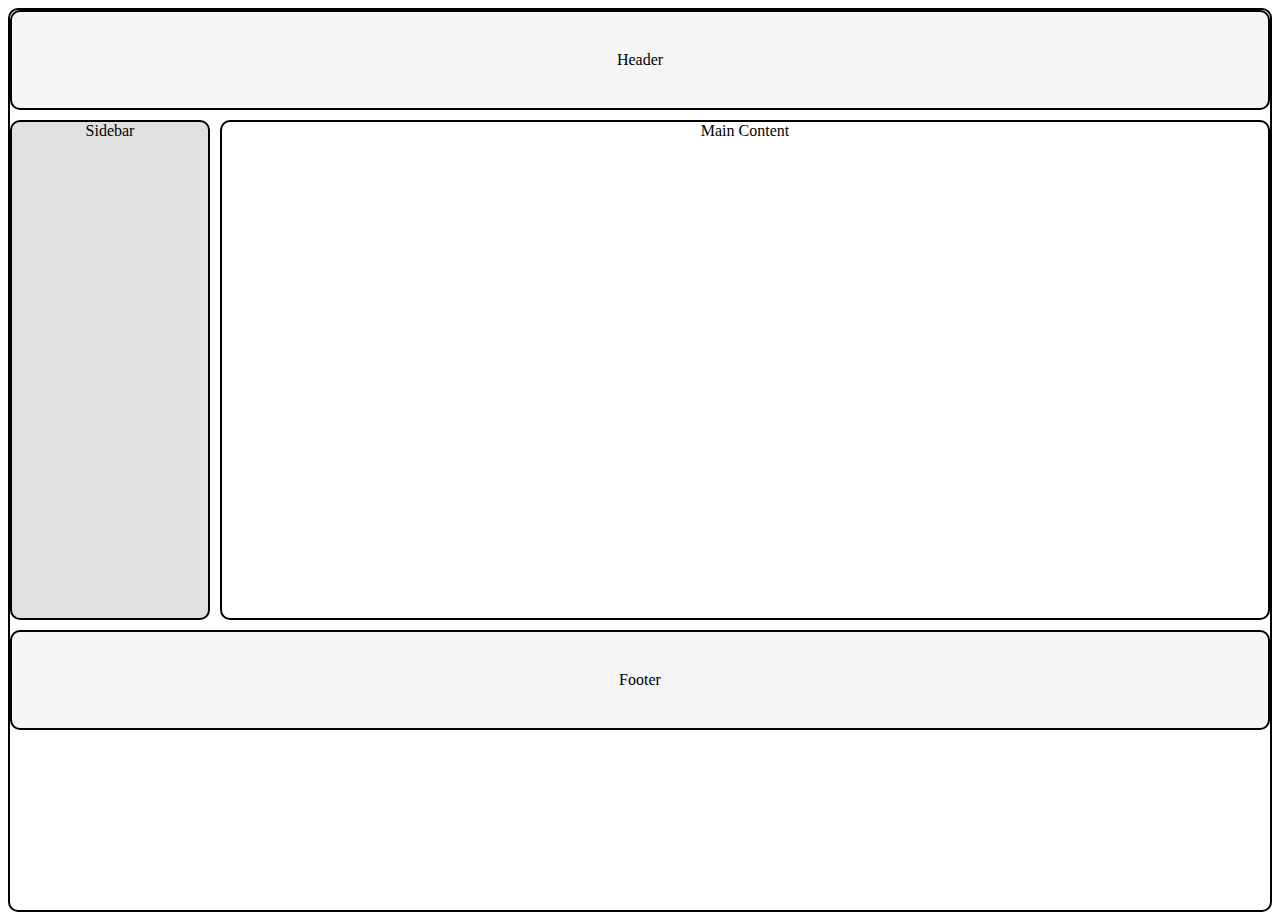
<file: lab3/index.html>
<!DOCTYPE html>
<html lang="en">
  <head>
    <meta charset="UTF-8" />
    <meta name="viewport" content="width=device-width, initial-scale=1.0" />
    <title>ITI Lab 3</title>
    <link rel="stylesheet" href="style.css">
  </head>
  <body>
    <div class="layout-grid">
      <header class="header" role="banner">Header</header>
      <nav class="sidebar" role="navigation" aria-label="Sidebar">Sidebar</nav>
      <main class="content" role="main">Main Content</main>
      <footer class="footer" role="contentinfo">Footer</footer>
    </div>
  </body>
</html>
</file>
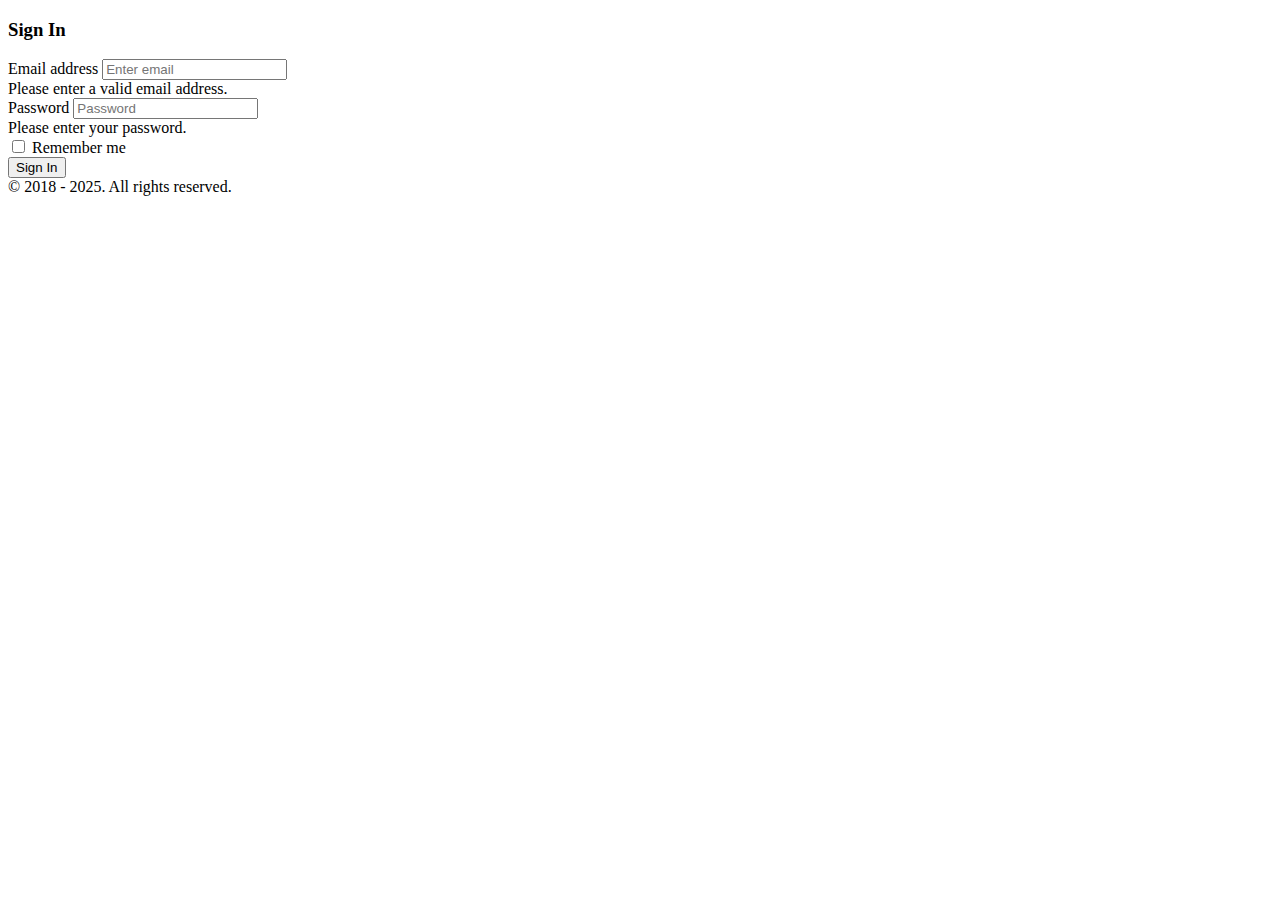
<file: lab4/index.html>
<!DOCTYPE html>
<html lang="en">
  <head>
    <meta charset="UTF-8" />
    <meta name="viewport" content="width=device-width, initial-scale=1.0" />
    <link
      href="https://cdn.jsdelivr.net/npm/bootstrap@5.3.8/dist/css/bootstrap.min.css"
      rel="stylesheet"
      integrity="sha384-sRIl4kxILFvY47J16cr9ZwB07vP4J8+LH7qKQnuqkuIAvNWLzeN8tE5YBujZqJLB"
      crossorigin="anonymous"
    />
    <script
      src="https://cdn.jsdelivr.net/npm/bootstrap@5.3.8/dist/js/bootstrap.bundle.min.js"
      integrity="sha384-FKyoEForCGlyvwx9Hj09JcYn3nv7wiPVlz7YYwJrWVcXK/BmnVDxM+D2scQbITxI"
      crossorigin="anonymous"
    ></script>
    <title>Sign In</title>
  </head>
  <body class="bg-light d-flex flex-column min-vh-100">
    <div
      class="container d-flex justify-content-center align-items-center flex-grow-1"
      id="sign"
    >
      <div class="row w-100">
        <div class="col-12 col-md-6 mx-auto">
          <div class="card shadow">
            <div class="card-body">
              <h3 class="card-title mb-4 text-center">Sign In</h3>
              <form>
                <div class="mb-3">
                  <label for="inputEmail" class="form-label"
                    >Email address</label
                  >
                  <input
                    type="email"
                    class="form-control"
                    id="inputEmail"
                    placeholder="Enter email"
                    required
                  />
                  <div class="invalid-feedback" id="emailFeedback">
                    Please enter a valid email address.
                  </div>
                </div>
                <div class="mb-3">
                  <label for="inputPassword" class="form-label">Password</label>
                  <input
                    type="password"
                    class="form-control"
                    id="inputPassword"
                    placeholder="Password"
                    required
                  />
                  <div class="invalid-feedback" id="passwordFeedback">
                    Please enter your password.
                  </div>
                </div>
                <div class="form-check mb-3 d-flex justify-content-center">
                  <input
                    class="form-check-input"
                    type="checkbox"
                    value=""
                    id="checkDefault"
                  />
                  <label class="form-check-label" for="checkDefault">
                    Remember me
                  </label>
                </div>
                <button type="submit" class="btn btn-primary w-100">
                  Sign In
                </button>
              </form>
              <script>
                document
                  .querySelector("form")
                  .addEventListener("submit", function (e) {
                    e.preventDefault();
                    var email = document
                      .getElementById("inputEmail")
                      .value.trim();
                    var password = document
                      .getElementById("inputPassword")
                      .value.trim();
                    if (email && password) {
                      window.location.href = "sub.html";
                    }
                  });
              </script>
            </div>
          </div>
        </div>
      </div>
    </div>
  </body>
  <footer class="bg-dark text-white text-center py-3 mt-auto w-100">
    &copy; 2018 - 2025. All rights reserved.
  </footer>
</html>
</file>
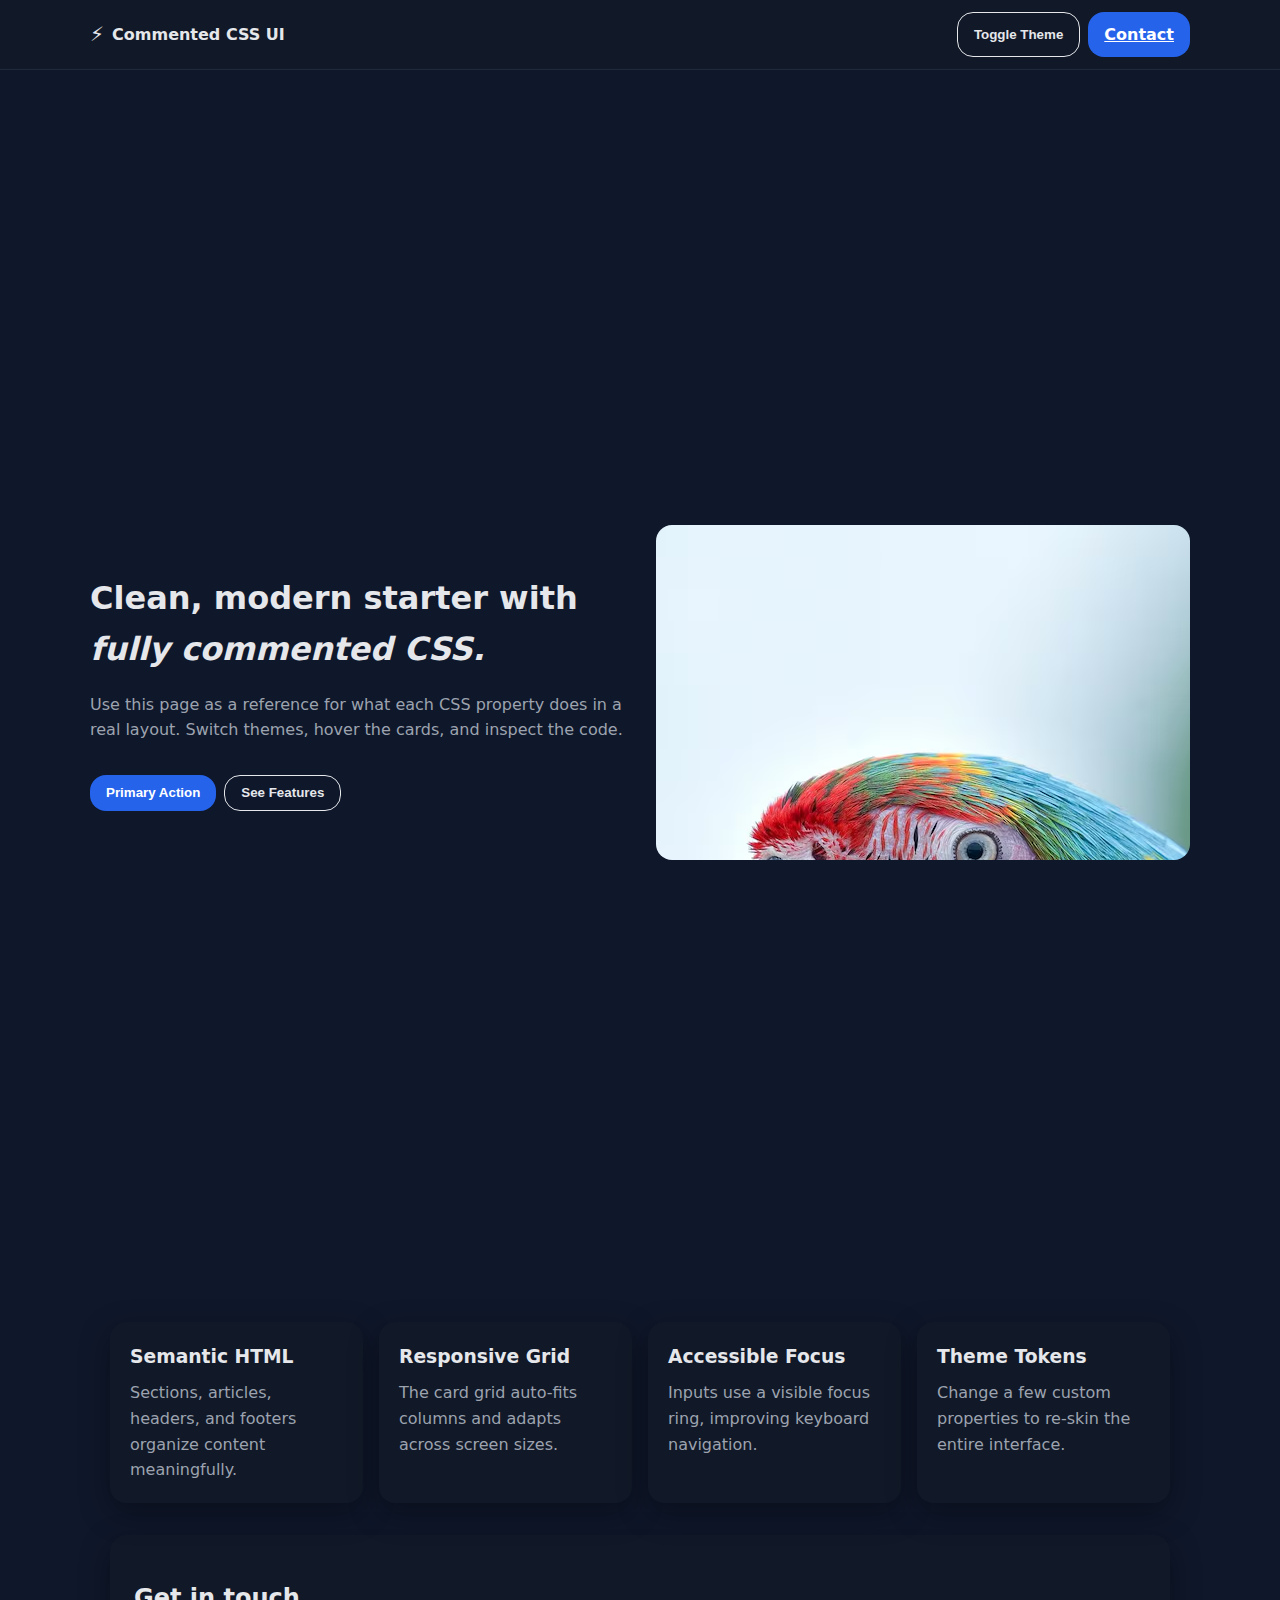
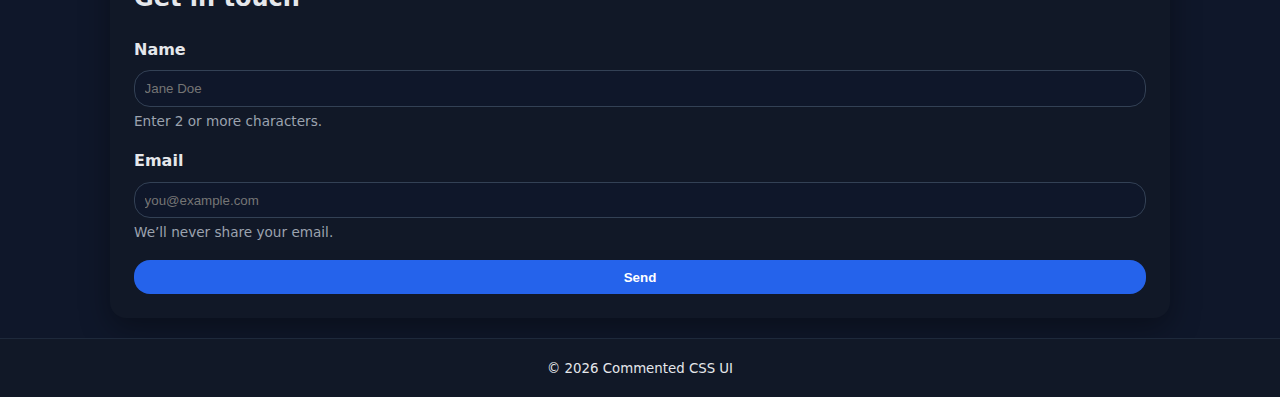
<file: lab6/index.htm>
<!DOCTYPE html>
<html lang="en">
  <head>
    <meta charset="UTF-8" />
    <meta name="viewport" content="width=device-width, initial-scale=1.0" />
    <link rel="stylesheet" href="style.css" />
    <title>Commented CSS UI</title>
  </head>
  <body class="theme-dark">
    <header>
      <div class="container nav">
        <a href="#" class="brand">
          <span class="brand_logo">⚡</span><span>Commented CSS UI</span>
        </a>
        <div class="actions">
          <button id="themeBtn" class="btn outline">Toggle Theme</button>
          <a href="#contact" class="btn">Contact</a>
        </div>
      </div>
    </header>

    <main>
      <!-- Hero -->
      <section class="container hero">
        <div>
          <h1>
            Clean, modern starter with <em>fully commented CSS.</em>
          </h1>
          <p>
            Use this page as a reference for what each CSS property does in a real layout. 
            Switch themes, hover the cards, and inspect the code.
          </p>
          <div class="actions">
            <button class="btn">Primary Action</button>
            <button
              class="btn outline"
              onclick="document.getElementById('features').scrollIntoView({behavior: 'smooth'})"
            >
              See Features
            </button>
          </div>
        </div>
        <div class="hero-visual">
          <div id="sparkle"><img src="parot.jpg" alt="parot img"></div>
        </div>
      </section>

      <!-- Features -->
      <section id="features" class="container">
        <div class="grid">
          <article class="card">
            <h3>Semantic HTML</h3>
            <p>Sections, articles, headers, and footers organize content meaningfully.</p>
          </article>
          <article class="card">
            <h3>Responsive Grid</h3>
            <p>The card grid auto-fits columns and adapts across screen sizes.</p>
          </article>
          <article class="card">
            <h3>Accessible Focus</h3>
            <p>Inputs use a visible focus ring, improving keyboard navigation.</p>
          </article>
          <article class="card">
            <h3>Theme Tokens</h3>
            <p>Change a few custom properties to re-skin the entire interface.</p>
          </article>
        </div>
      </section>

      <!-- Contact -->
      <section id="contact" class="container" style="margin-bottom: 20px">
        <div class="panel">
          <h2>Get in touch</h2>
          <form action="" class="contactForm">
            <div class="field">
              <label for="name">Name</label>
              <input
                type="text"
                id="name"
                placeholder="Jane Doe"
                required
              />
              <p>Enter 2 or more characters.</p>
            </div>
            <div class="field">
              <label for="email">Email</label>
              <input
                type="email"
                id="email"
                placeholder="you@example.com"
                required
              />
              <p>We’ll never share your email.</p>
            </div>
            <button type="submit" class="btn">Send</button>
          </form>
        </div>
      </section>
    </main>

    <footer>
      <div class="container">
        <small>&copy; <span id="year">2025</span> Commented CSS UI</small>
      </div>
    </footer>

    <script src="main.js"></script>
  </body>
</html>
</file>
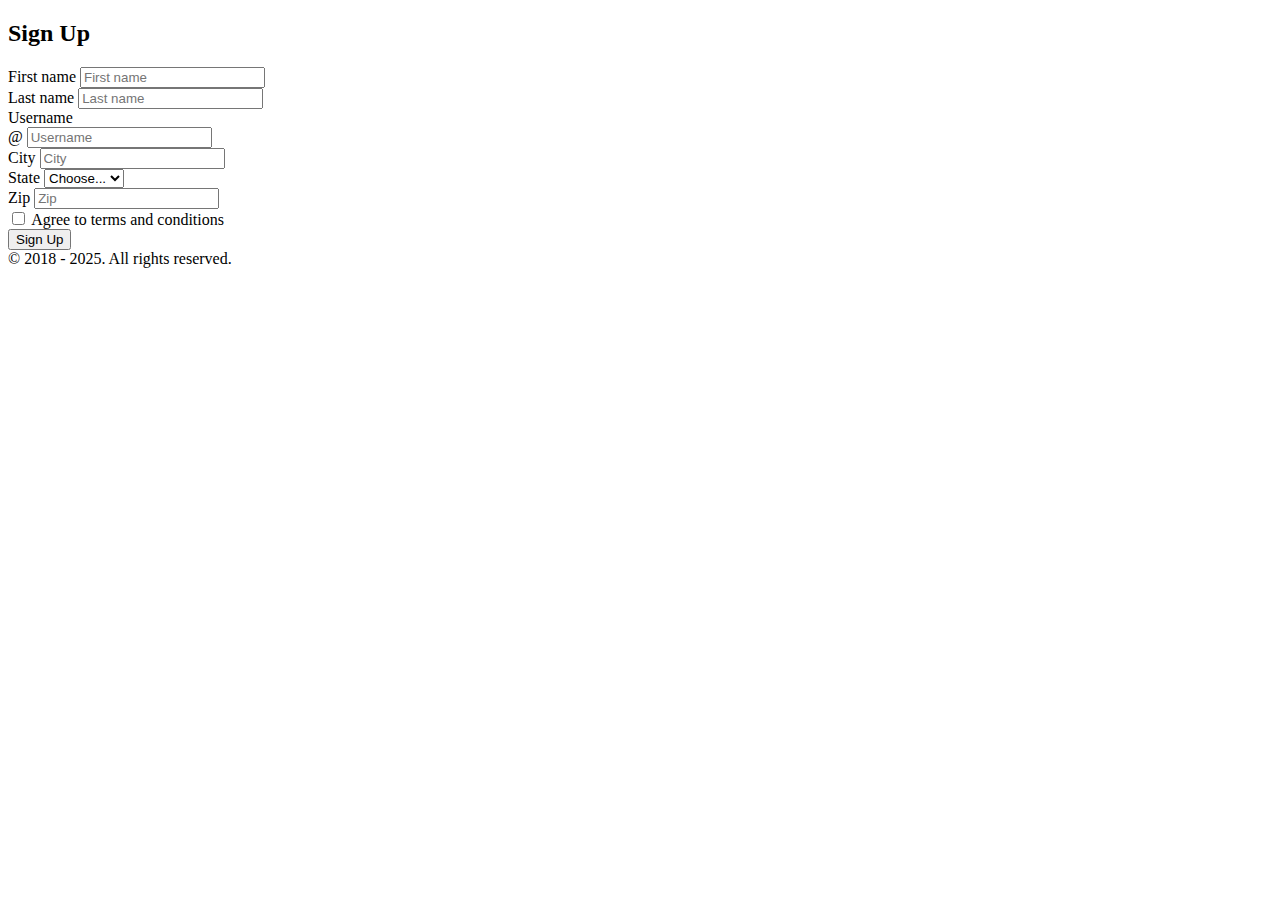
<file: lab4/signup.html>
<!DOCTYPE html>
<html lang="en">
  <head>
    <meta charset="UTF-8" />
    <meta name="viewport" content="width=device-width, initial-scale=1.0" />
    <link
      href="https://cdn.jsdelivr.net/npm/bootstrap@5.3.8/dist/css/bootstrap.min.css"
      rel="stylesheet"
      integrity="sha384-sRIl4kxILFvY47J16cr9ZwB07vP4J8+LH7qKQnuqkuIAvNWLzeN8tE5YBujZqJLB"
      crossorigin="anonymous"
    />
    <script
      src="https://cdn.jsdelivr.net/npm/bootstrap@5.3.8/dist/js/bootstrap.bundle.min.js"
      integrity="sha384-FKyoEForCGlyvwx9Hj09JcYn3nv7wiPVlz7YYwJrWVcXK/BmnVDxM+D2scQbITxI"
      crossorigin="anonymous"
    ></script>
    <title>Sign In</title>
  </head>
  <body class="bg-light d-flex flex-column min-vh-100">
    <div class="container d-flex flex-column justify-content-center align-items-center flex-grow-1 py-5">
      <div class="row w-100 justify-content-center">
        <div class="col-12 col-md-8 col-lg-6">
          <div class="card shadow">
            <div class="card-body p-4">
              <h2 class="card-title mb-4 text-center">Sign Up</h2>
              <form class="row g-3">
                <div class="col-md-6">
                  <label for="validationServer01" class="form-label">First name</label>
                  <input type="text" class="form-control" id="validationServer01" placeholder="First name" required>
                </div>
                <div class="col-md-6">
                  <label for="validationServer02" class="form-label">Last name</label>
                  <input type="text" class="form-control" id="validationServer02" placeholder="Last name" required>
                </div>
                <div class="col-md-12">
                  <label for="validationServerUsername" class="form-label">Username</label>
                  <div class="input-group">
                    <span class="input-group-text" id="inputGroupPrepend3">@</span>
                    <input type="text" class="form-control" id="validationServerUsername" aria-describedby="inputGroupPrepend3" placeholder="Username" required>
                  </div>
                </div>
                <div class="col-md-6">
                  <label for="validationServer03" class="form-label">City</label>
                  <input type="text" class="form-control" id="validationServer03" placeholder="City" required>
                </div>
                <div class="col-md-3">
                  <label for="validationServer04" class="form-label">State</label>
                  <select class="form-select" id="validationServer04" required>
                    <option selected disabled value="">Choose...</option>
                    <option>...</option>
                  </select>
                </div>
                <div class="col-md-3">
                  <label for="validationServer05" class="form-label">Zip</label>
                  <input type="text" class="form-control" id="validationServer05" placeholder="Zip" required>
                </div>
                <div class="col-12">
                  <div class="form-check">
                    <input class="form-check-input" type="checkbox" value="" id="invalidCheck3" required>
                    <label class="form-check-label" for="invalidCheck3">
                      Agree to terms and conditions
                    </label>
                  </div>
                </div>
                <div class="col-12">
                  <button class="btn btn-primary w-100" type="submit">Sign Up</button>
                </div>
              </form>
            </div>
          </div>
        </div>
      </div>
    </div>

    <footer class="bg-dark text-white text-center py-3 mt-auto w-100">
      &copy; 2018 - 2025. All rights reserved.
    </footer>
</html>
</file>
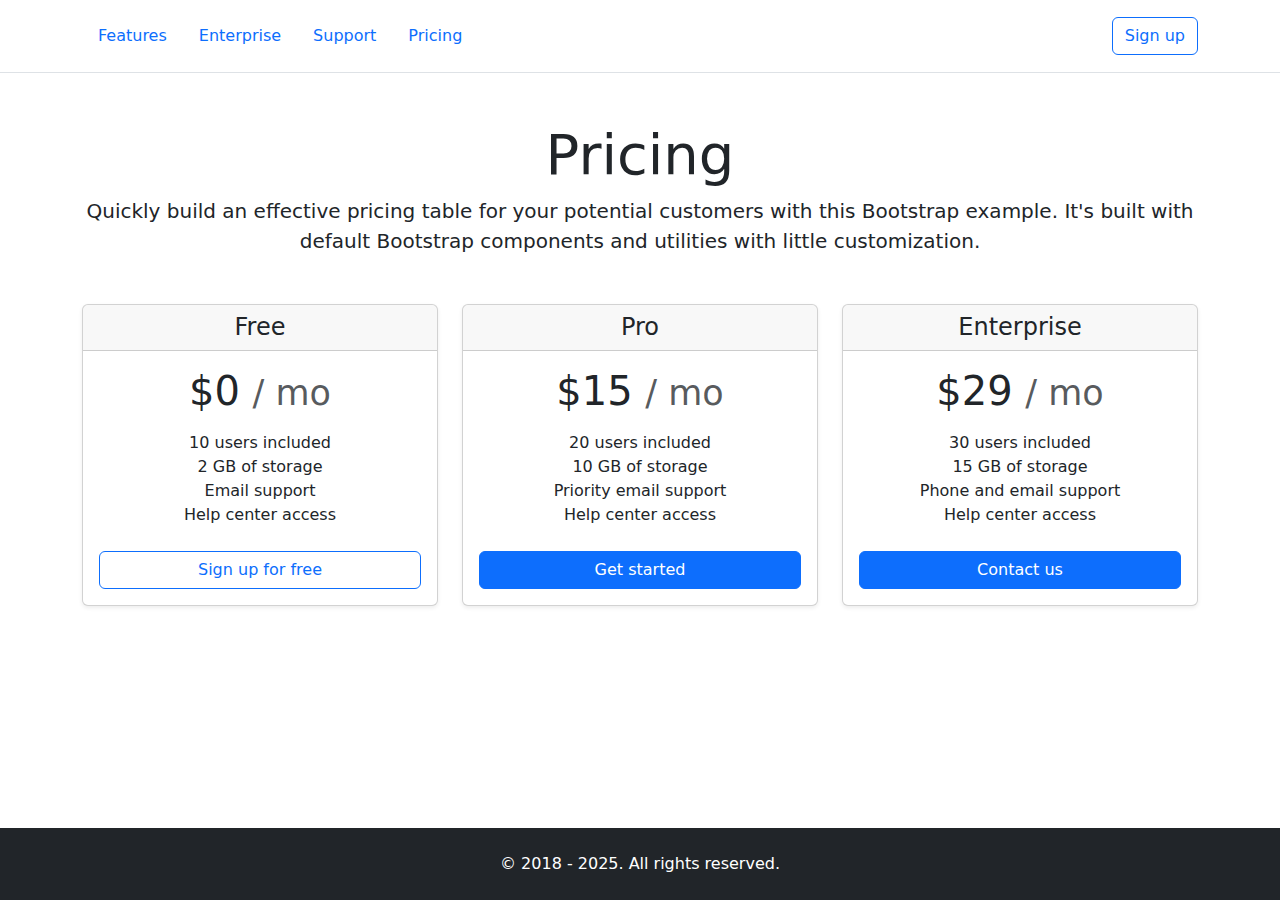
<file: lab4/sub.html>
<!DOCTYPE html>
<html lang="en">
  <head>
    <meta charset="UTF-8" />
    <meta name="viewport" content="width=device-width, initial-scale=1" />
    <title>Pricing Example</title>
    <link
      href="https://cdn.jsdelivr.net/npm/bootstrap@5.3.2/dist/css/bootstrap.min.css"
      rel="stylesheet"
    />
  </head>
  <body>
    <header class="p-3 bg-white border-bottom">
      <div
        class="container d-flex flex-wrap justify-content-between align-items-center"
      >
      <body class="d-flex flex-column min-vh-100">
        <ul class="nav">
          <li class="nav-item"><a href="#" class="nav-link">Features</a></li>
          <li class="nav-item"><a href="#" class="nav-link">Enterprise</a></li>
          <li class="nav-item"><a href="#" class="nav-link">Support</a></li>
          <li class="nav-item"><a href="#" class="nav-link">Pricing</a></li>
        </ul>
        <div>
          <a href="signup.html" class="btn btn-outline-primary">Sign up</a>
        </div>
      </div>
    </header>

    <main class="container py-5">
      <div class="text-center mb-5">
        <h1 class="display-4">Pricing</h1>
        <p class="lead">
          Quickly build an effective pricing table for your potential customers
          with this Bootstrap example. It's built with default Bootstrap
          components and utilities with little customization.
        </p>
      </div>

      <div class="row row-cols-1 row-cols-md-3 mb-3 text-center">
        <div class="col">
          <div class="card mb-4 shadow-sm">
            <div class="card-header">
              <h4 class="my-0 fw-normal">Free</h4>
            </div>
            <div class="card-body">
              <h1 class="card-title pricing-card-title">
                $0 <small class="text-muted">/ mo</small>
              </h1>
              <ul class="list-unstyled mt-3 mb-4">
                <li>10 users included</li>
                <li>2 GB of storage</li>
                <li>Email support</li>
                <li>Help center access</li>
              </ul>
              <button type="button" class="btn btn-outline-primary w-100">
                Sign up for free
              </button>
            </div>
          </div>
        </div>

        <div class="col">
          <div class="card mb-4 shadow-sm">
            <div class="card-header">
              <h4 class="my-0 fw-normal">Pro</h4>
            </div>
            <div class="card-body">
              <h1 class="card-title pricing-card-title">
                $15 <small class="text-muted">/ mo</small>
              </h1>
              <ul class="list-unstyled mt-3 mb-4">
                <li>20 users included</li>
                <li>10 GB of storage</li>
                <li>Priority email support</li>
                <li>Help center access</li>
              </ul>
              <button type="button" class="btn btn-primary w-100">
                Get started
              </button>
            </div>
          </div>
        </div>

        <div class="col">
          <div class="card mb-4 shadow-sm">
            <div class="card-header">
              <h4 class="my-0 fw-normal">Enterprise</h4>
            </div>
            <div class="card-body">
              <h1 class="card-title pricing-card-title">
                $29 <small class="text-muted">/ mo</small>
              </h1>
              <ul class="list-unstyled mt-3 mb-4">
                <li>30 users included</li>
                <li>15 GB of storage</li>
                <li>Phone and email support</li>
                <li>Help center access</li>
              </ul>
              <button type="button" class="btn btn-primary w-100">
                Contact us
              </button>
            </div>
          </div>
        </div>
      </div>
    </main>
    <script src="https://cdn.jsdelivr.net/npm/bootstrap@5.3.2/dist/js/bootstrap.bundle.min.js"></script>
  </body>
  <footer class="bg-dark text-white text-center py-4 mt-auto w-100">
    &copy; 2018 - 2025. All rights reserved.
  </footer>
</html>
</file>
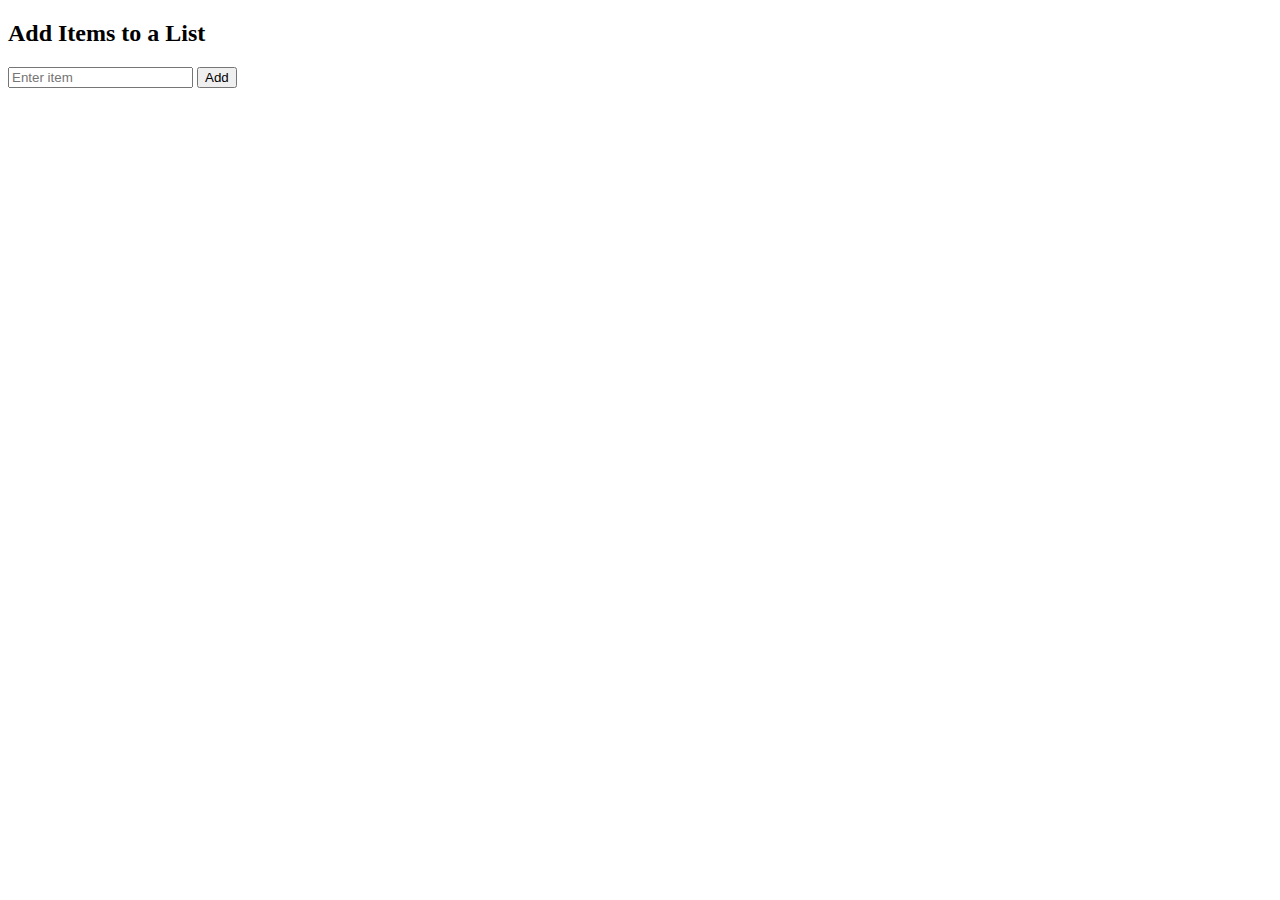
<file: lab5/proj1.html>
<!DOCTYPE html>
<html>
<head>
  <title>Project 1</title>
</head>
<body>
  <h2>Add Items to a List</h2>
  <input type="text" id="itemInput" placeholder="Enter item">
  <button onclick="addItem()">Add</button>
  <ul id="itemList"></ul>

  <script>
    function addItem() {
      let input = document.getElementById("itemInput");
      let text = input.value.trim();
      if (text !== "") {
        let li = document.createElement("li");
        li.innerText = text;
        document.getElementById("itemList").appendChild(li);
        input.value = "";
      }
    }
  </script>
</body>
</html>
</file>
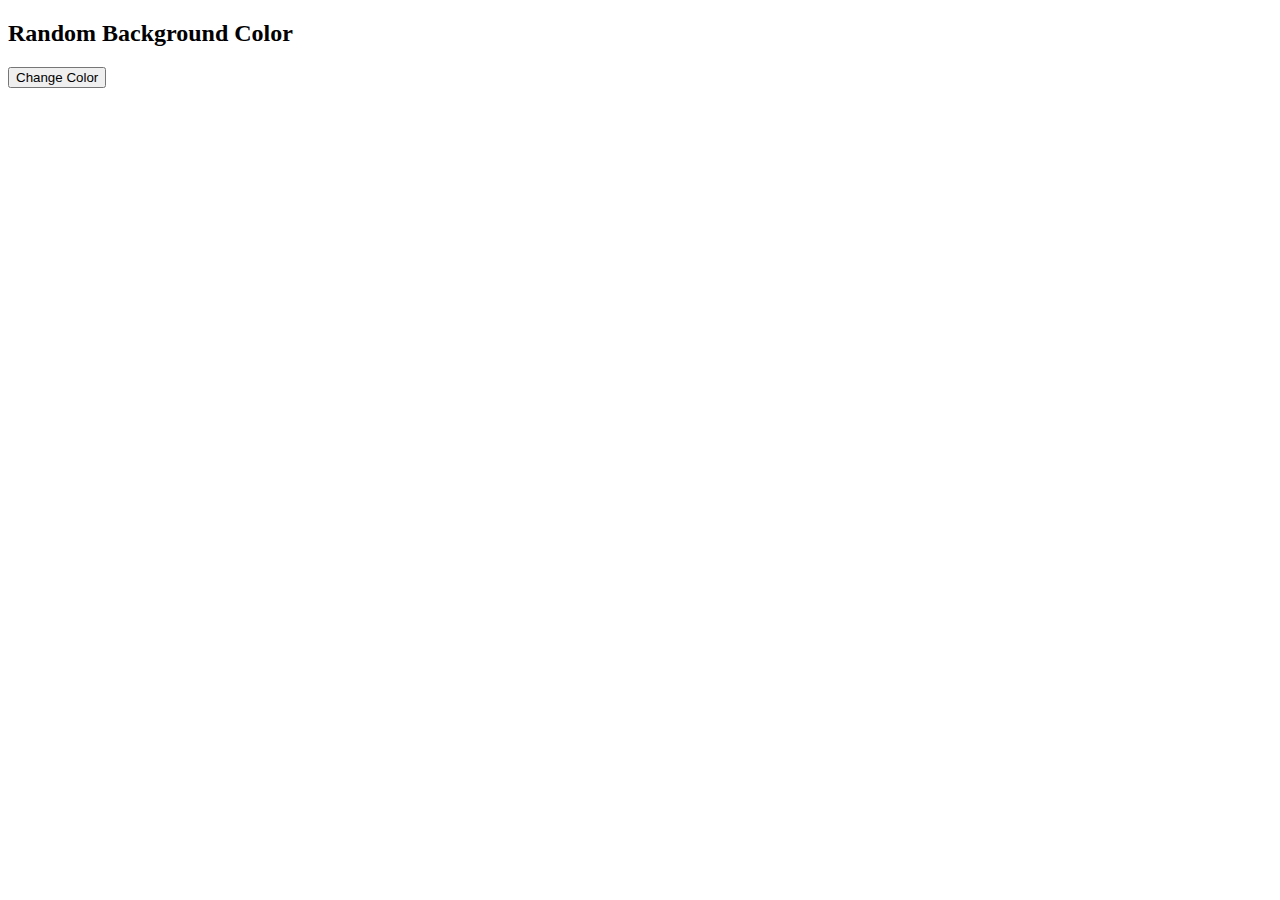
<file: lab5/proj2.html>
<!DOCTYPE html>
<html>
<head>
  <title>Project 2</title>
</head>
<body>
  <h2>Random Background Color</h2>
  <button onclick="changeColor()">Change Color</button>

  <script>
    function changeColor() {
      let colors = ["red", "blue", "green", "yellow", "pink", "orange", "purple"];
      let randomIndex = Math.floor(Math.random() * colors.length);
      document.body.style.backgroundColor = colors[randomIndex];
    }
  </script>
</body>
</html>
</file>
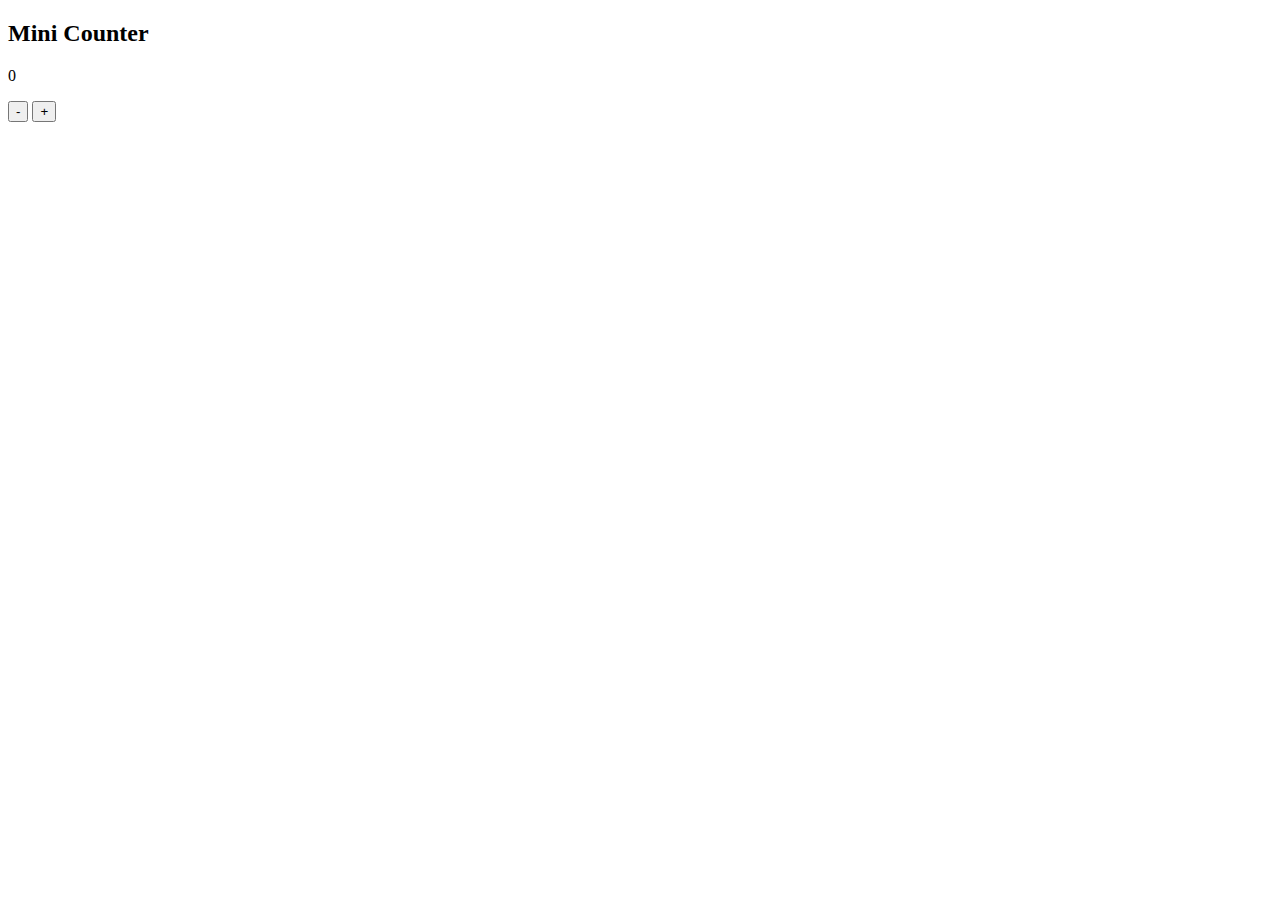
<file: lab5/proj4.html>
<!DOCTYPE html>
<html>
  <head>
    <title>Project 4</title>
  </head>
  <body>
    <h2>Mini Counter</h2>
    <p id="count">0</p>
    <button onclick="decrease()">-</button>
    <button onclick="increase()">+</button>

    <script>
      let count = 0;

      function increase() {
        count++;
        document.getElementById("count").innerText = count;
      }

      function decrease() {
        count--;
        document.getElementById("count").innerText = count;
      }
    </script>
  </body>
</html>
</file>
<file: lab3/style.css>
.layout-grid{
    display: grid;
    grid-template-columns: 200px;
    grid-template-rows: 100px 500px 100px;
    grid-template-areas:
        "header header"
        "sidebar content"
        "footer footer";
    border: 2px solid black;
    border-radius: 10px;
    min-height: 100vh;
    gap: 10px;
}

.header{
    grid-area: header;
    display: flex;
    align-items: center;
    justify-content: center;
    border: 2px solid black;
    border-radius: 10px;
    background: #f5f5f5;
}

/* .center{
display: flex;
flex-direction: row;
justify-content: space-around;
} */


.sidebar{
    display: flex;
    grid-area: sidebar;
    justify-content: center;
    border: 2px solid black;
    border-radius: 10px;
    background: #e0e0e0;

}

.content{
    display: flex;
    grid-area: content;
    justify-content: center;
    border: 2px solid black;
    border-radius: 10px;
    background: #fff;
}   

.footer{
    grid-area: footer;
    display: flex;
    align-items: center;
    justify-content: center;
    border: 2px solid black;
    border-radius: 10px;
    background: #f5f5f5;
}
</file>
<file: lab6/style.css>
:root {
  --bg: #0f172a;
  --surface: #111827;
  --text: #e5e7eb;
  --muted: #9ca3af;
  --primary: #2563eb;
  --primary-contrast: #ffffff;
  --ring: rgba(37, 99, 235, 0.5);
  --radius: 16px;
  --maxw: 1100px;
  --shadow: 0 10px 30px rgba(0, 0, 0, 0.35);
  --gap: 1rem;
  --transition: 200ms ease;
}

/* Light theme overrides */
body.theme-light {
  --bg: #f8fafc;
  --surface: #ffffff;
  --text: #0b1220;
  --muted: #475569;
  --ring: rgba(37, 99, 235, 0.35);
  --shadow: 0 12px 24px rgba(2, 6, 23, 0.08);
}

/* Reset & Base */
*,
*::before,
*::after { box-sizing: border-box; }
body {
  margin: 0;
  font-family: system-ui, sans-serif;
  line-height: 1.6;
  color: var(--text);
  background: var(--bg);
  display: flex;
  flex-direction: column;
  min-height: 100%;
}
.container {
  max-width: var(--maxw);
  margin: 0 auto;
  padding: 0 20px;
}

/* Header */
header {
  position: sticky;
  top: 0;
  z-index: 50;
  background: var(--surface);
  border-bottom: 1px solid #1e293b;
}
.nav {
  display: flex;
  justify-content: space-between;
  align-items: center;
  padding: 0.75rem 0;
}
.brand {
  display: flex;
  align-items: center;
  gap: 0.5rem;
  font-weight: 700;
  color: var(--text);
  text-decoration: none;
}
.brand_logo { font-size: 20px; }

/* Buttons */
.actions { display: flex; gap: 0.5rem; }
.btn {
  padding: 0.6rem 1rem;
  border-radius: var(--radius);
  background: var(--primary);
  color: var(--primary-contrast);
  font-weight: 600;
  cursor: pointer;
  border: none;
  transition: transform var(--transition), filter var(--transition);
}
.btn:hover { filter: brightness(1.1); }
.btn.outline {
  background: transparent;
  color: var(--text);
  border: 1px solid currentColor;
}

/* Hero */
.hero {
  padding: 4rem 0 2.5rem;
  display: grid;
  grid-template-columns: 1fr 1fr;
  gap: 2rem;
  align-items: center;
}
.hero h1 {
  margin: 0;
  font-size: 2rem;
}
.hero h1 em {
  font-style: italic;
  font-weight: bold;
}
.hero p {
  margin: 1rem 0 2rem;
  color: var(--muted);
}
.hero-visual {
  width: 100%;
  height: 30%;
  border-radius: var(--radius);
  /* background: radial-gradient(circle at center, #3b82f6, #9333ea, #111827); */
  overflow: hidden;

}
.sparkle{
  width: 100%;
  height: 30%;
  overflow: hidden;
  border-radius: var(--radius);

}

/* Features */
.grid {
  display: grid;
  gap: 1rem;
  grid-template-columns: repeat(auto-fit, minmax(240px, 1fr));
  padding: 2rem 0;
}
.card {
  background: var(--surface);
  border-radius: var(--radius);
  padding: 1.25rem;
  box-shadow: var(--shadow);
  transition: transform var(--transition), border-color var(--transition);
}
.card:hover {
  border: 1px solid var(--primary);
  transform: translateY(-4px);
}
.card h3 { margin: 0 0 0.5rem; }
.card p { margin: 0; color: var(--muted); }

/* Contact */
.panel {
  background: var(--surface);
  border-radius: var(--radius);
  padding: 1.5rem;
  box-shadow: var(--shadow);
}
.field { margin-bottom: 1rem; }
label {
  display: block;
  font-weight: 600;
  margin-bottom: 0.5rem;
}
input {
  width: 100%;
  padding: 0.6rem;
  border-radius: var(--radius);
  border: 1px solid #334155;
  background: var(--bg);
  color: var(--text);
}
input:focus { outline: 2px solid var(--ring); }
.field p {
  font-size: 0.85rem;
  color: var(--muted);
  margin: 0.25rem 0 0;
}
.contactForm button { width: 100%; }

/* Footer */
footer {
  background: var(--surface);
  padding: 1rem 0;
  text-align: center;
  border-top: 1px solid #1e293b;
}
</file>
